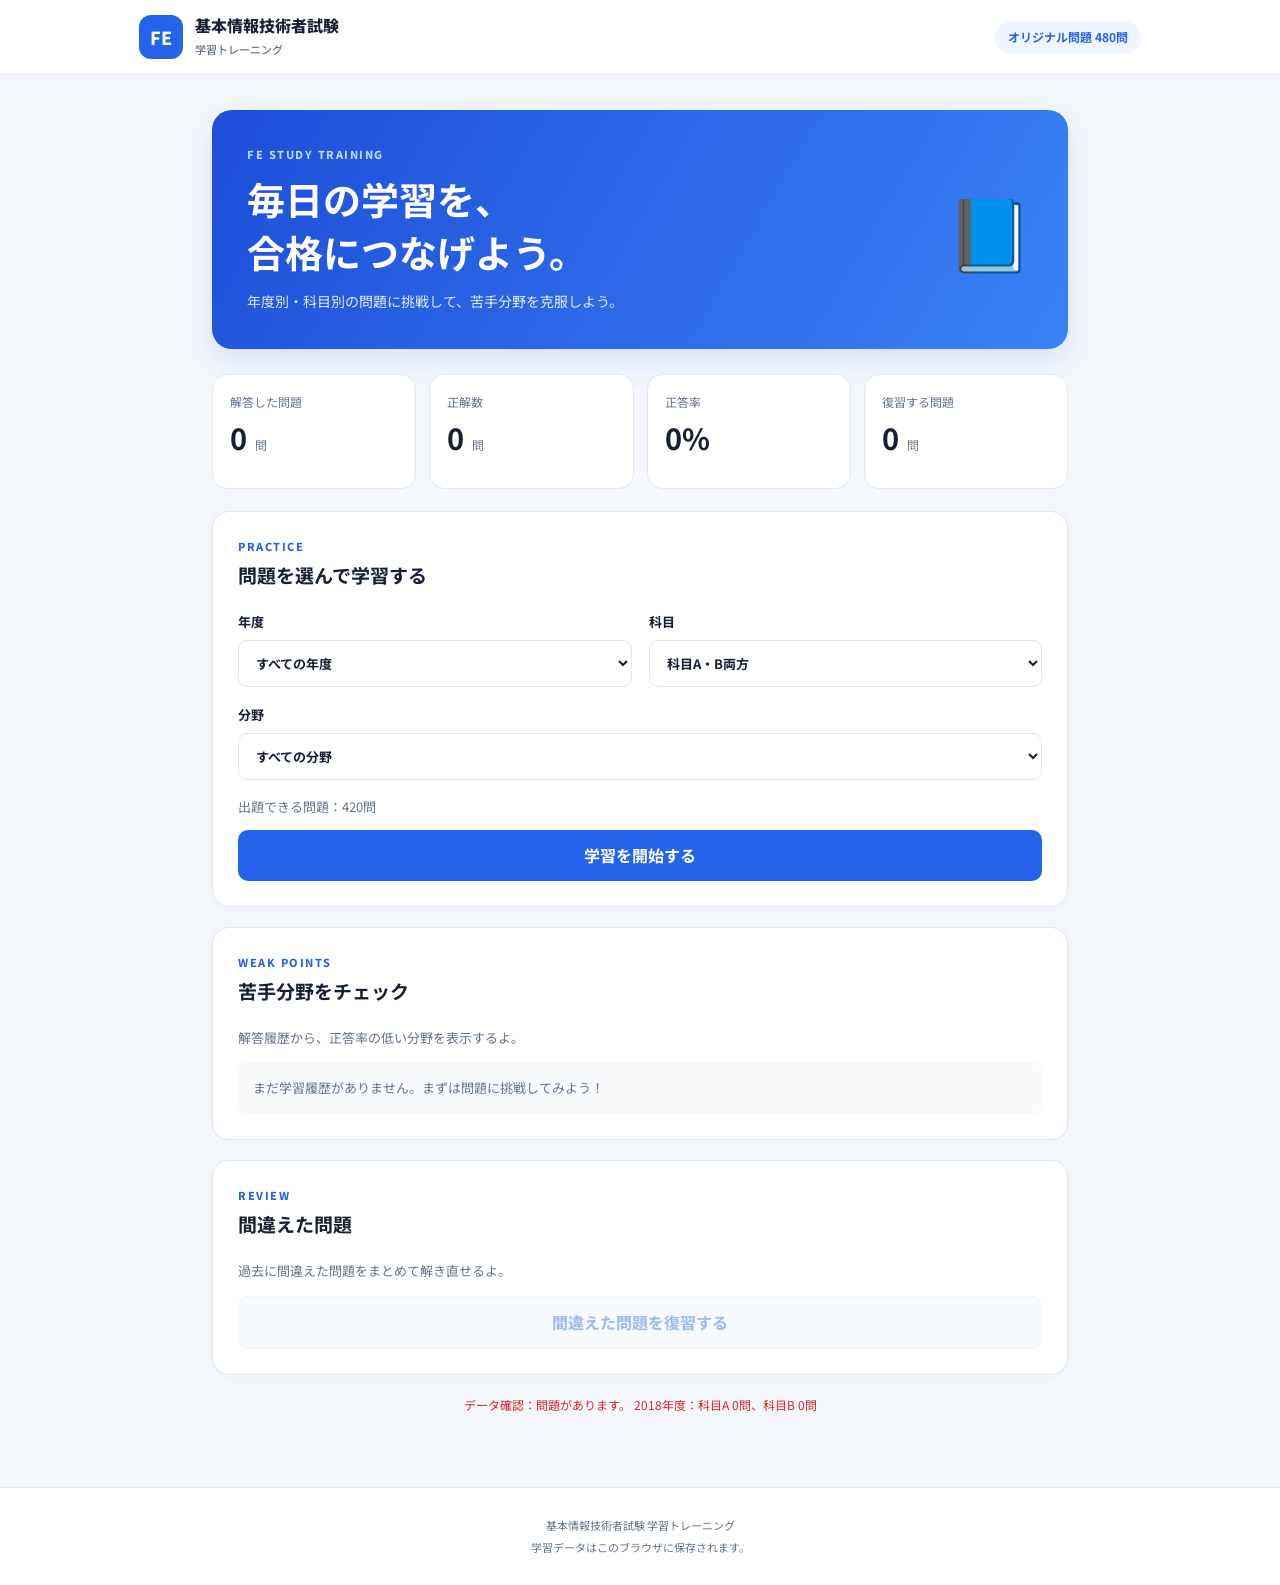
<file: fe-kakomon/quiz.html>
<!DOCTYPE html>
<html lang="ja">
<head>
  <meta charset="UTF-8">
  <meta name="viewport" content="width=device-width, initial-scale=1.0">
  <title>問題演習 | 基本情報技術者試験</title>
  <link rel="stylesheet" href="quiz.css">
</head>
<body>

<header class="header">
  <div class="header-inner">
    <button class="back-button" onclick="goHome()">← ホーム</button>
    <div>
      <h1>基本情報技術者試験</h1>
      <p>2023年度 問題演習</p>
    </div>
  </div>
</header>

<main class="quiz-container">

  <div class="progress-area">
    <div class="progress-label">
      <span id="questionNumber">問題 1 / 30</span>
      <span id="progressPercent">3%</span>
    </div>
    <div class="progress-bar">
      <div id="progress" class="progress"></div>
    </div>
  </div>

  <section class="question-card">

    <div id="category" class="category"></div>

    <div id="subcategory" class="subcategory"></div>

    <h2 id="question" class="question"></h2>

    <p class="instruction">最も適切なものを1つ選んでください。</p>

    <div id="choices" class="choices"></div>

    <button id="answerButton"
      class="answer-button"
      onclick="checkAnswer()">
      回答する
    </button>

    <div id="result" class="result hidden">

      <div id="resultTitle" class="result-title"></div>

      <div class="answer-info">
        <strong>正解：</strong>
        <span id="correctAnswer"></span>
      </div>

      <div class="explanation">
        <h3>解説</h3>
        <p id="explanationText"></p>
      </div>

      <button id="nextButton"
        class="next-button"
        onclick="nextQuestion()">
        次の問題
      </button>

    </div>

  </section>

</main>

<script src="data/2023.js"></script>
<script src="quiz.js"></script>

</body>
</html>
</file>
<file: fe-kakomon/quiz.css>
* {
  box-sizing: border-box;
  margin: 0;
  padding: 0;
}

body {
  font-family: -apple-system, BlinkMacSystemFont, "Segoe UI",
    "Noto Sans JP", sans-serif;
  background: #f5f7fa;
  color: #333;
  line-height: 1.6;
}

button {
  font: inherit;
}

.header {
  background: #2563eb;
  color: white;
}

.header-inner {
  max-width: 900px;
  margin: auto;
  padding: 18px 20px;
  display: flex;
  align-items: center;
  gap: 20px;
}

.header h1 {
  font-size: 20px;
}

.header p {
  font-size: 13px;
  opacity: .9;
}

.back-button {
  background: rgba(255,255,255,.15);
  color: white;
  border: 1px solid rgba(255,255,255,.3);
  border-radius: 7px;
  padding: 9px 13px;
  cursor: pointer;
}

.quiz-container {
  max-width: 900px;
  margin: 35px auto;
  padding: 0 20px 60px;
}

.progress-area {
  margin-bottom: 18px;
}

.progress-label {
  display: flex;
  justify-content: space-between;
  font-size: 14px;
  font-weight: bold;
}

.progress-bar {
  width: 100%;
  height: 8px;
  background: #e5e7eb;
  border-radius: 10px;
  margin-top: 8px;
  overflow: hidden;
}

.progress {
  height: 100%;
  background: #2563eb;
  width: 0;
  transition: width .3s;
}

.question-card {
  background: white;
  border: 1px solid #e1e5ea;
  border-radius: 12px;
  padding: 30px;
  box-shadow: 0 4px 15px rgba(0,0,0,.04);
}

.category {
  display: inline-block;
  background: #eff6ff;
  color: #2563eb;
  padding: 5px 10px;
  border-radius: 5px;
  font-size: 12px;
  font-weight: bold;
  margin-bottom: 8px;
}

.subcategory {
  color: #777;
  font-size: 13px;
  margin-bottom: 15px;
}

.question {
  font-size: 20px;
  line-height: 1.8;
  margin-bottom: 10px;
}

.instruction {
  font-size: 13px;
  color: #777;
  margin-bottom: 20px;
}

.choices {
  display: flex;
  flex-direction: column;
  gap: 12px;
}

.choice {
  width: 100%;
  background: white;
  border: 1px solid #d6dbe1;
  border-radius: 8px;
  padding: 16px;
  text-align: left;
  cursor: pointer;
  transition: .15s;
}

.choice:hover {
  border-color: #2563eb;
  background: #f8fbff;
}

.choice.selected {
  border: 2px solid #2563eb;
  background: #eff6ff;
}

.choice.correct {
  border: 2px solid #16a34a;
  background: #f0fdf4;
  color: #166534;
}

.choice.incorrect {
  border: 2px solid #dc2626;
  background: #fef2f2;
  color: #991b1b;
}

.choice:disabled {
  cursor: default;
  opacity: 1;
}

.answer-button,
.next-button {
  display: block;
  width: 100%;
  border: none;
  border-radius: 8px;
  padding: 15px;
  margin-top: 25px;
  font-size: 16px;
  font-weight: bold;
  cursor: pointer;
}

.answer-button,
.next-button {
  background: #2563eb;
  color: white;
}

.answer-button:hover,
.next-button:hover {
  background: #1d4ed8;
}

.result {
  margin-top: 25px;
  border-top: 1px solid #e5e7eb;
  padding-top: 25px;
}

.hidden {
  display: none;
}

.result-title {
  font-size: 25px;
  font-weight: bold;
  margin-bottom: 15px;
}

.correct-text {
  color: #16a34a;
}

.incorrect-text {
  color: #dc2626;
}

.answer-info {
  background: #f8fafc;
  border-radius: 8px;
  padding: 15px;
  margin-bottom: 20px;
}

.explanation {
  background: #f8fafc;
  border-left: 4px solid #2563eb;
  padding: 18px;
  border-radius: 5px;
}

.explanation h3 {
  margin-bottom: 8px;
  font-size: 16px;
}

.explanation p {
  line-height: 1.8;
}

.finish-card {
  background: white;
  border: 1px solid #e1e5ea;
  border-radius: 12px;
  padding: 45px 25px;
  text-align: center;
}

.finish-icon {
  font-size: 55px;
  margin-bottom: 15px;
}

.finish-card h2 {
  margin-bottom: 10px;
}

.finish-score {
  margin: 25px 0;
  padding: 20px;
  background: #eff6ff;
  border-radius: 10px;
}

.finish-score strong {
  display: block;
  font-size: 34px;
  color: #2563eb;
}

.finish-card button {
  margin-top: 12px;
}

@media (max-width: 600px) {
  .header-inner {
    padding: 15px;
  }

  .header h1 {
    font-size: 17px;
  }

  .quiz-container {
    margin-top: 20px;
    padding: 0 12px 40px;
  }

  .question-card {
    padding: 20px;
  }

  .question {
    font-size: 17px;
  }

  .choice {
    padding: 14px;
  }
}
</file>
